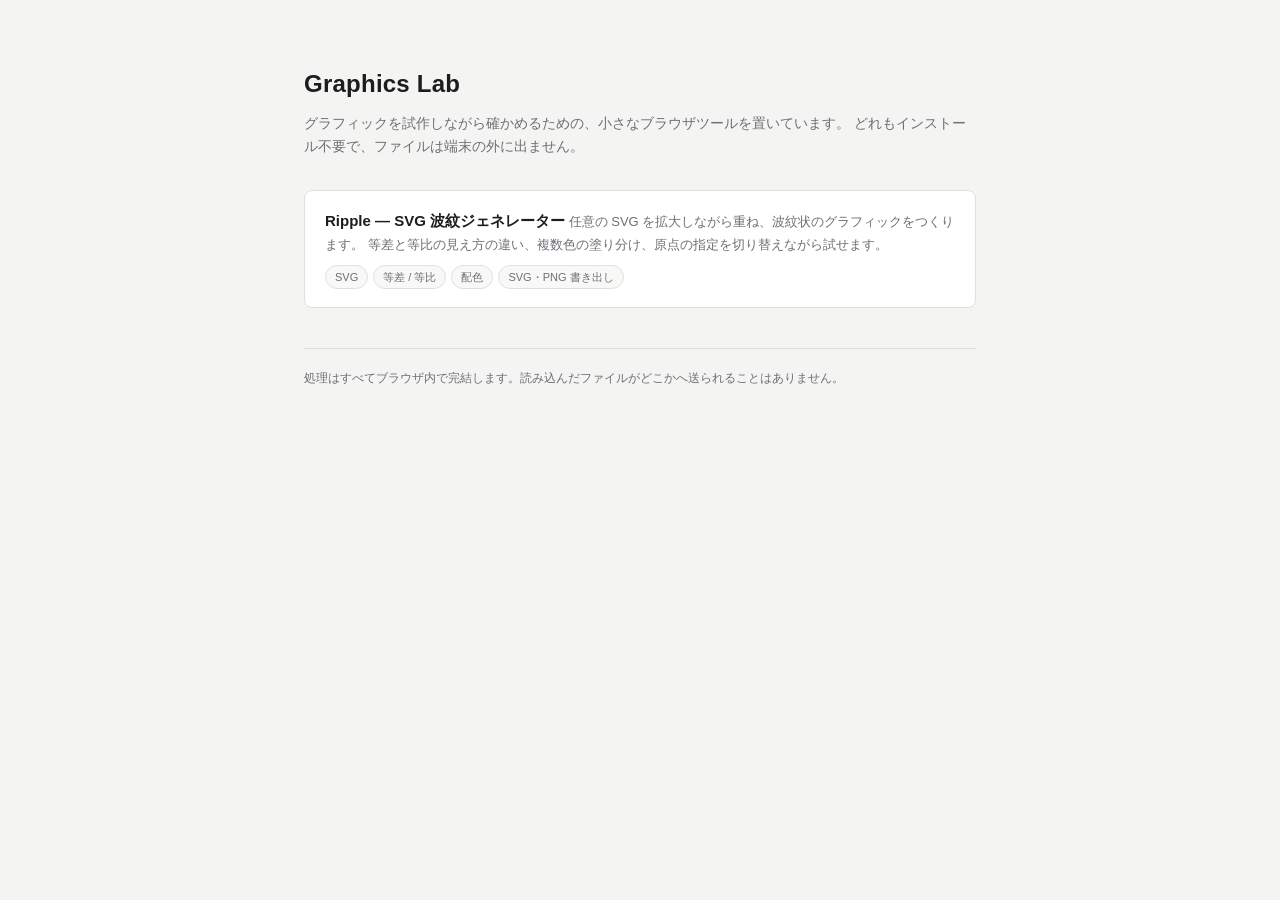
<file: index.html>
<!DOCTYPE html>
<html lang="ja">
<head>
<meta charset="utf-8">
<meta name="viewport" content="width=device-width, initial-scale=1">
<title>Graphics Lab</title>
<meta name="description" content="グラフィックを試作・検証するためのブラウザツール置き場。">
<link rel="icon" href="data:image/svg+xml,%3Csvg xmlns='http://www.w3.org/2000/svg' viewBox='0 0 32 32'%3E%3Ccircle cx='16' cy='16' r='14' fill='none' stroke='%232f6df0' stroke-width='2.5'/%3E%3Ccircle cx='16' cy='16' r='8.5' fill='none' stroke='%232f6df0' stroke-width='2.5'/%3E%3Ccircle cx='16' cy='16' r='3' fill='%232f6df0'/%3E%3C/svg%3E">
<link rel="stylesheet" href="assets/css/base.css">
<link rel="stylesheet" href="assets/css/site.css">
</head>
<body>
<main class="site">

  <h1 class="site__title">Graphics Lab</h1>
  <p class="site__lead">
    グラフィックを試作しながら確かめるための、小さなブラウザツールを置いています。
    どれもインストール不要で、ファイルは端末の外に出ません。
  </p>

  <ul class="tools">
    <li>
      <a class="tool" href="ripple/">
        <span class="tool__name">Ripple — SVG 波紋ジェネレーター</span>
        <span class="tool__desc">
          任意の SVG を拡大しながら重ね、波紋状のグラフィックをつくります。
          等差と等比の見え方の違い、複数色の塗り分け、原点の指定を切り替えながら試せます。
        </span>
        <span class="tool__tags">
          <span class="tool__tag">SVG</span>
          <span class="tool__tag">等差 / 等比</span>
          <span class="tool__tag">配色</span>
          <span class="tool__tag">SVG・PNG 書き出し</span>
        </span>
      </a>
    </li>
  </ul>

  <p class="site__foot">
    処理はすべてブラウザ内で完結します。読み込んだファイルがどこかへ送られることはありません。
  </p>

</main>
</body>
</html>
</file>
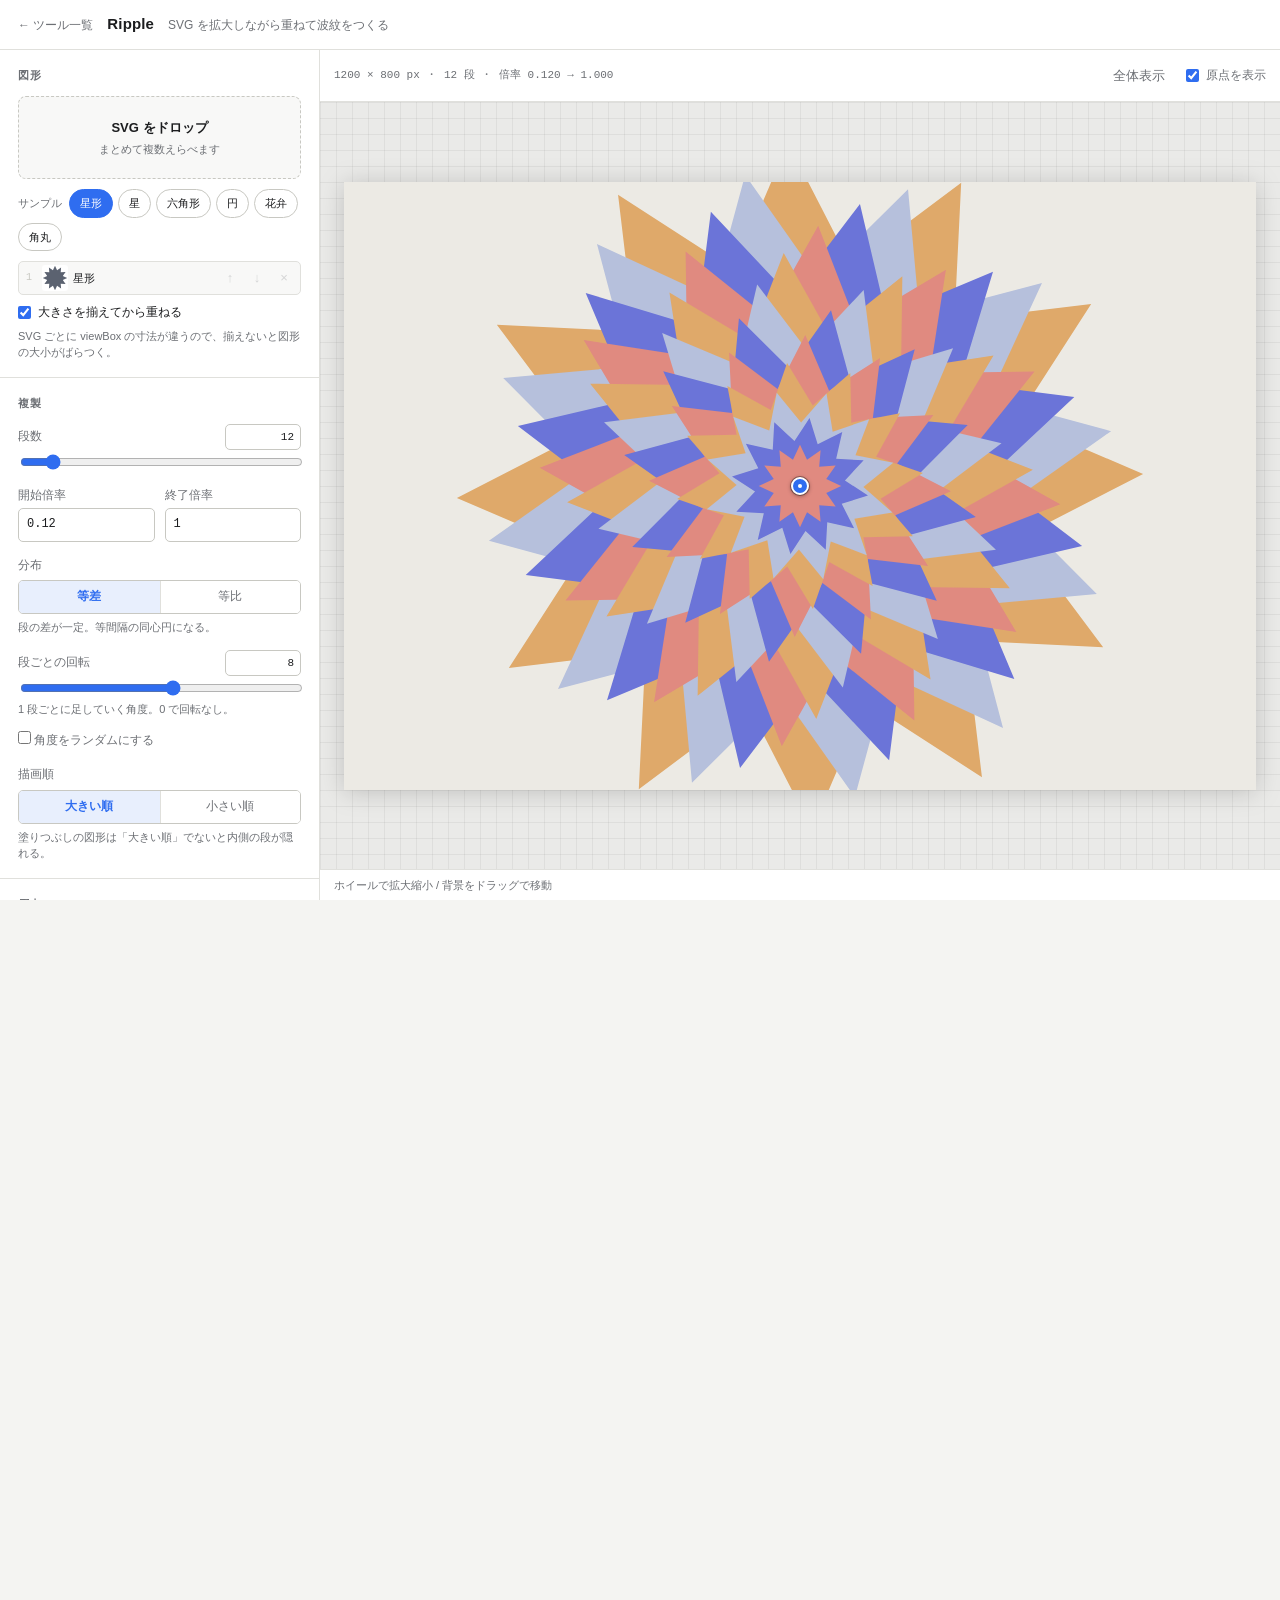
<file: ripple/index.html>
<!DOCTYPE html>
<html lang="ja">
<head>
<meta charset="utf-8">
<meta name="viewport" content="width=device-width, initial-scale=1">
<title>Ripple — SVG 波紋ジェネレーター</title>
<meta name="description" content="任意の SVG を等差・等比で拡大複製し、複数色で塗り分けた波紋状のグラフィックを作るブラウザツール。">
<link rel="icon" href="data:image/svg+xml,%3Csvg xmlns='http://www.w3.org/2000/svg' viewBox='0 0 32 32'%3E%3Ccircle cx='16' cy='16' r='14' fill='none' stroke='%232f6df0' stroke-width='2.5'/%3E%3Ccircle cx='16' cy='16' r='8.5' fill='none' stroke='%232f6df0' stroke-width='2.5'/%3E%3Ccircle cx='16' cy='16' r='3' fill='%232f6df0'/%3E%3C/svg%3E">
<link rel="stylesheet" href="../assets/css/base.css">
<link rel="stylesheet" href="css/app.css">
</head>
<body>
<div class="app">

<header class="app__bar">
  <a class="app__home" href="../">&larr; ツール一覧</a>
  <h1 class="app__title">Ripple</h1>
  <p class="app__lead">SVG を拡大しながら重ねて波紋をつくる</p>
</header>

<main class="app__body">

  <!-- ============ 操作パネル ============ -->
  <aside class="panel" id="panel">

    <section class="group">
      <h2 class="group__title">図形</h2>

      <div class="drop" id="drop" tabindex="0" role="button"
           aria-label="SVG ファイルを選択、またはドラッグ＆ドロップ">
        <strong>SVG をドロップ</strong>
        <span>まとめて複数えらべます</span>
      </div>
      <input type="file" id="file" accept=".svg,image/svg+xml" multiple hidden>

      <div class="samples">
        <span class="samples__label">サンプル</span>
        <button type="button" class="chip" data-sample="burst">星形</button>
        <button type="button" class="chip" data-sample="star">星</button>
        <button type="button" class="chip" data-sample="hexagon">六角形</button>
        <button type="button" class="chip" data-sample="circle">円</button>
        <button type="button" class="chip" data-sample="petal">花弁</button>
        <button type="button" class="chip" data-sample="rounded">角丸</button>
      </div>

      <ul class="sources" id="sources"></ul>
      <p class="hint" id="cycleHint"></p>

      <label class="check">
        <input type="checkbox" id="normalizeSizes" checked>
        <span>大きさを揃えてから重ねる</span>
      </label>
      <p class="hint">SVG ごとに viewBox の寸法が違うので、揃えないと図形の大小がばらつく。</p>

      <p class="notice" id="notice" hidden></p>
    </section>

    <section class="group">
      <h2 class="group__title">複製</h2>

      <div class="field">
        <div class="field__head">
          <label for="count">段数</label>
          <input type="number" class="num" id="count" min="1" max="500" step="1" value="12">
        </div>
        <input type="range" id="countRange" min="1" max="120" step="1" value="12"
               aria-label="段数（スライダー）">
      </div>

      <div class="field field--pair">
        <div>
          <div class="field__head">
            <label for="scaleStart">開始倍率</label>
          </div>
          <input type="number" class="num num--wide" id="scaleStart"
                 min="0.001" max="200" step="0.01" value="0.12">
        </div>
        <div>
          <div class="field__head">
            <label for="scaleEnd">終了倍率</label>
          </div>
          <input type="number" class="num num--wide" id="scaleEnd"
                 min="0.001" max="200" step="0.01" value="1">
        </div>
      </div>

      <div class="field">
        <span class="field__label">分布</span>
        <div class="seg" role="radiogroup" aria-label="分布">
          <label><input type="radio" name="distribution" value="arithmetic" checked><span>等差</span></label>
          <label><input type="radio" name="distribution" value="geometric"><span>等比</span></label>
        </div>
        <p class="hint" id="distHint">段の差が一定。等間隔の同心円になる。</p>
      </div>

      <div class="field">
        <div class="field__head">
          <label for="rotationStep">段ごとの回転</label>
          <input type="number" class="num" id="rotationStep" min="-360" max="360" step="0.1" value="8">
        </div>
        <input type="range" id="rotationStepRange" min="-90" max="90" step="0.5" value="8"
               aria-label="段ごとの回転（スライダー）">
        <p class="hint">1 段ごとに足していく角度。0 で回転なし。</p>
      </div>

      <div class="field">
        <label class="check">
          <input type="checkbox" id="randomizeAngle">
          <span>角度をランダムにする</span>
        </label>

        <div class="subfield" id="angleRandomField" hidden>
          <div class="field--pair">
            <div>
              <div class="field__head"><label for="angleMin">最小 °</label></div>
              <input type="number" class="num num--wide" id="angleMin"
                     min="-360" max="360" step="0.1" value="-15">
            </div>
            <div>
              <div class="field__head"><label for="angleMax">最大 °</label></div>
              <input type="number" class="num num--wide" id="angleMax"
                     min="-360" max="360" step="0.1" value="15">
            </div>
          </div>

          <div class="field__head">
            <label for="angleSeed">乱数の種</label>
            <input type="number" class="num" id="angleSeed" min="0" max="999999" step="1" value="1">
          </div>
          <button type="button" class="chip chip--add" id="reroll">振り直す</button>

          <p class="hint">
            段ごとの回転に、この範囲の角度を足す。種が同じなら結果も同じなので、
            気に入った崩れ方を保ったまま他の項目を詰められる。
          </p>
        </div>
      </div>

      <div class="field">
        <span class="field__label">描画順</span>
        <div class="seg" role="radiogroup" aria-label="描画順">
          <label><input type="radio" name="order" value="outer-first" checked><span>大きい順</span></label>
          <label><input type="radio" name="order" value="inner-first"><span>小さい順</span></label>
        </div>
        <p class="hint">塗りつぶしの図形は「大きい順」でないと内側の段が隠れる。</p>
      </div>
    </section>

    <section class="group">
      <h2 class="group__title">原点</h2>
      <p class="hint">拡大の中心。プレビュー上の &#9678; を直接ドラッグしても動かせる。</p>

      <div class="anchors" role="group" aria-label="原点プリセット">
        <button type="button" data-anchor="0,0" aria-label="左上"></button>
        <button type="button" data-anchor="0.5,0" aria-label="上"></button>
        <button type="button" data-anchor="1,0" aria-label="右上"></button>
        <button type="button" data-anchor="0,0.5" aria-label="左"></button>
        <button type="button" data-anchor="0.5,0.5" aria-label="中央" class="is-active"></button>
        <button type="button" data-anchor="1,0.5" aria-label="右"></button>
        <button type="button" data-anchor="0,1" aria-label="左下"></button>
        <button type="button" data-anchor="0.5,1" aria-label="下"></button>
        <button type="button" data-anchor="1,1" aria-label="右下"></button>
      </div>

      <div class="field">
        <div class="field__head">
          <label for="originX">X（0 = 左端、1 = 右端）</label>
          <input type="number" class="num" id="originX" min="-10" max="10" step="0.01" value="0.5">
        </div>
        <input type="range" id="originXRange" min="-1" max="2" step="0.005" value="0.5"
               aria-label="原点 X（スライダー）">
      </div>

      <div class="field">
        <div class="field__head">
          <label for="originY">Y（0 = 上端、1 = 下端）</label>
          <input type="number" class="num" id="originY" min="-10" max="10" step="0.01" value="0.5">
        </div>
        <input type="range" id="originYRange" min="-1" max="2" step="0.005" value="0.5"
               aria-label="原点 Y（スライダー）">
      </div>
    </section>

    <section class="group">
      <h2 class="group__title">塗り</h2>

      <div class="field">
        <span class="field__label">塗り対象</span>
        <div class="seg seg--4" role="radiogroup" aria-label="塗り対象">
          <label><input type="radio" name="paintMode" value="fill" checked><span>塗り</span></label>
          <label><input type="radio" name="paintMode" value="stroke"><span>線</span></label>
          <label><input type="radio" name="paintMode" value="both"><span>両方</span></label>
          <label><input type="radio" name="paintMode" value="original"><span>元の色</span></label>
        </div>
      </div>

      <div class="field" id="strokeField">
        <div class="field__head">
          <label for="strokeWidth">線幅</label>
          <input type="number" class="num" id="strokeWidth" min="0.01" max="500" step="0.1" value="2">
        </div>
        <input type="range" id="strokeWidthRange" min="0.1" max="40" step="0.1" value="2"
               aria-label="線幅（スライダー）">
        <label class="check">
          <input type="checkbox" id="constantStroke" checked>
          <span>拡大しても線幅を一定に保つ</span>
        </label>
      </div>

      <div class="field" id="colorField">
        <span class="field__label">色</span>
        <div class="stops" id="stops"></div>
        <button type="button" class="chip chip--add" id="addStop">＋ 色を追加</button>
      </div>

      <div class="field field--pair" id="colorModeField">
        <div>
          <span class="field__label">割り当て</span>
          <select id="colorMode">
            <option value="ramp">補間（端から端へ）</option>
            <option value="cycle" selected>循環（順に繰り返す）</option>
          </select>
        </div>
        <div>
          <span class="field__label">補間方式</span>
          <select id="colorSpace">
            <option value="oklab">OKLab</option>
            <option value="srgb">sRGB</option>
          </select>
        </div>
      </div>

      <div class="field">
        <div class="field__head">
          <label for="opacityStart">不透明度・内側</label>
          <input type="number" class="num" id="opacityStart" min="0" max="1" step="0.01" value="1">
        </div>
        <input type="range" id="opacityStartRange" min="0" max="1" step="0.01" value="1"
               aria-label="内側の不透明度（スライダー）">
      </div>

      <div class="field">
        <div class="field__head">
          <label for="opacityEnd">不透明度・外側</label>
          <input type="number" class="num" id="opacityEnd" min="0" max="1" step="0.01" value="1">
        </div>
        <input type="range" id="opacityEndRange" min="0" max="1" step="0.01" value="1"
               aria-label="外側の不透明度（スライダー）">
      </div>
    </section>

    <section class="group">
      <h2 class="group__title">フレーム</h2>

      <div class="field">
        <span class="field__label">縦横比</span>
        <select id="aspectPreset">
          <option value="auto">自動（全体が収まる）</option>
          <option value="1">1 : 1</option>
          <option value="1.5" selected>3 : 2</option>
          <option value="1.3333">4 : 3</option>
          <option value="1.7778">16 : 9</option>
          <option value="0.75">3 : 4</option>
          <option value="custom">自由入力</option>
        </select>
      </div>

      <div class="field field--pair" id="customAspectField" hidden>
        <div>
          <div class="field__head"><label for="aspectW">幅の比</label></div>
          <input type="number" class="num num--wide" id="aspectW" min="1" max="1000" step="1" value="3">
        </div>
        <div>
          <div class="field__head"><label for="aspectH">高さの比</label></div>
          <input type="number" class="num num--wide" id="aspectH" min="1" max="1000" step="1" value="2">
        </div>
      </div>

      <div class="field" id="zoomField">
        <div class="field__head">
          <label for="zoom">ズーム %</label>
          <input type="number" class="num" id="zoom" min="100" max="2000" step="1" value="130">
        </div>
        <input type="range" id="zoomRange" min="100" max="400" step="1" value="130"
               aria-label="ズーム（スライダー）">
        <p class="hint">100% で全段が収まる。上げるほど外側の段がフレームからはみ出し、切り落とされて背景のように働く。</p>
      </div>

      <div class="field" id="frameCenterField">
        <span class="field__label">フレームの中心</span>
        <div class="seg" role="radiogroup" aria-label="フレームの中心">
          <label><input type="radio" name="frameCenter" value="origin" checked><span>原点</span></label>
          <label><input type="radio" name="frameCenter" value="bounds"><span>図形全体</span></label>
        </div>
      </div>

      <div class="field">
        <div class="field__head">
          <label for="padding">余白 %</label>
          <input type="number" class="num" id="padding" min="0" max="400" step="1" value="4">
        </div>
        <input type="range" id="paddingRange" min="0" max="50" step="1" value="4"
               aria-label="余白（スライダー）">
      </div>

      <div class="field">
        <div class="field__head">
          <label for="outputWidth">出力幅 px</label>
          <input type="number" class="num" id="outputWidth" min="16" max="16000" step="10" value="1200">
        </div>
        <input type="range" id="outputWidthRange" min="200" max="4000" step="10" value="1200"
               aria-label="出力幅（スライダー）">
      </div>

      <div class="field">
        <label class="check">
          <input type="checkbox" id="clipToFrame" checked>
          <span>はみ出しをクリッピングマスクで切り取る</span>
        </label>
        <p class="hint">
          画面上は枠の外が見えないだけで、図形自体は外へ伸びたまま。
          入れておくと切り取った状態で書き出され、Illustrator などでも
          アートボードからはみ出さない。
        </p>
      </div>

      <div class="field field--pair">
        <div>
          <div class="field__head"><label for="background">背景色</label></div>
          <input type="color" id="background" value="#eceae4">
        </div>
        <div>
          <span class="field__label">背景</span>
          <label class="check">
            <input type="checkbox" id="transparentBackground">
            <span>透明にする</span>
          </label>
        </div>
      </div>
    </section>

    <section class="group">
      <h2 class="group__title">書き出し</h2>

      <div class="field field--pair">
        <button type="button" class="btn btn--primary" id="exportSvg">SVG を保存</button>
        <button type="button" class="btn" id="exportPng">PNG を保存</button>
      </div>

      <div class="field">
        <div class="field__head">
          <label for="pngScale">PNG 倍率</label>
          <input type="number" class="num" id="pngScale" min="1" max="20" step="1" value="2">
        </div>
        <input type="range" id="pngScaleRange" min="1" max="8" step="1" value="2"
               aria-label="PNG 倍率（スライダー）">
        <p class="hint" id="pngSize"></p>
      </div>

      <button type="button" class="btn btn--quiet" id="reset">設定を初期値に戻す</button>
    </section>

  </aside>

  <!-- ============ プレビュー ============ -->
  <section class="stage">
    <div class="stage__bar">
      <span class="stage__info" id="stageInfo"></span>
      <span class="stage__spacer"></span>
      <button type="button" class="btn btn--quiet" id="fit">全体表示</button>
      <label class="check check--inline">
        <input type="checkbox" id="showOrigin" checked>
        <span>原点を表示</span>
      </label>
    </div>
    <div class="stage__view" id="view">
      <div class="stage__canvas" id="canvas"></div>
      <button type="button" class="origin-handle" id="originHandle" hidden
              aria-label="原点をドラッグして移動"></button>
    </div>
    <p class="stage__hint">ホイールで拡大縮小 / 背景をドラッグで移動</p>
  </section>

</main>

</div>

<script type="module" src="js/main.js"></script>
</body>
</html>
</file>
<file: assets/css/base.css>
/* 共通のトークンと最小限のリセット。ツール間で見た目を揃えるための土台。 */

:root {
  --bg:          #f4f4f2;
  --surface:     #ffffff;
  --surface-2:   #f8f8f7;
  --line:        #e0e0dc;
  --line-strong: #c8c8c2;
  --text:        #1c1d1f;
  --text-muted:  #6c6f74;
  --accent:      #2f6df0;
  --accent-weak: #e8effd;
  --danger:      #c0392b;

  --radius:   8px;
  --radius-s: 5px;
  --shadow:   0 1px 2px rgba(0, 0, 0, .06), 0 8px 24px rgba(0, 0, 0, .06);

  --font: -apple-system, BlinkMacSystemFont, "Hiragino Sans", "Noto Sans JP",
          "Yu Gothic UI", Meiryo, sans-serif;
  --mono: ui-monospace, SFMono-Regular, Menlo, Consolas, monospace;
}

*, *::before, *::after { box-sizing: border-box; }

html, body {
  margin: 0;
  height: 100%;
}

body {
  font-family: var(--font);
  font-size: 13px;
  line-height: 1.65;
  color: var(--text);
  background: var(--bg);
  -webkit-font-smoothing: antialiased;
}

h1, h2, h3, p { margin: 0; }

a {
  color: var(--accent);
  text-decoration: none;
}
a:hover { text-decoration: underline; }

button, input, select {
  font: inherit;
  color: inherit;
}

:focus-visible {
  outline: 2px solid var(--accent);
  outline-offset: 2px;
}

.btn {
  display: inline-flex;
  align-items: center;
  justify-content: center;
  gap: 6px;
  padding: 8px 14px;
  border: 1px solid var(--line-strong);
  border-radius: var(--radius-s);
  background: var(--surface);
  cursor: pointer;
  white-space: nowrap;
  transition: background .12s, border-color .12s;
}
.btn:hover { background: var(--surface-2); }
.btn:disabled { opacity: .5; cursor: default; }

.btn--primary {
  background: var(--accent);
  border-color: var(--accent);
  color: #fff;
}
.btn--primary:hover { background: #2159cf; }

.btn--quiet {
  background: transparent;
  border-color: transparent;
  color: var(--text-muted);
  padding: 6px 10px;
}
.btn--quiet:hover {
  background: var(--surface-2);
  color: var(--text);
}
</file>
<file: assets/css/site.css>
/* ツール一覧ページ。 */

.site {
  max-width: 720px;
  margin: 0 auto;
  padding: 64px 24px 80px;
}

.site__title {
  font-size: 24px;
  font-weight: 650;
  letter-spacing: .01em;
}
.site__lead {
  margin-top: 8px;
  color: var(--text-muted);
  font-size: 14px;
}

.tools {
  display: grid;
  gap: 12px;
  margin-top: 32px;
  padding: 0;
  list-style: none;
}

.tool {
  display: block;
  padding: 18px 20px;
  border: 1px solid var(--line);
  border-radius: var(--radius);
  background: var(--surface);
  color: inherit;
  transition: border-color .12s, box-shadow .12s, transform .12s;
}
.tool:hover {
  border-color: var(--line-strong);
  box-shadow: var(--shadow);
  text-decoration: none;
  transform: translateY(-1px);
}

.tool__name {
  font-size: 15px;
  font-weight: 650;
}
.tool__desc {
  margin-top: 4px;
  color: var(--text-muted);
  font-size: 13px;
}
.tool__tags {
  margin-top: 10px;
  display: flex;
  flex-wrap: wrap;
  gap: 5px;
}
.tool__tag {
  padding: 2px 9px;
  border-radius: 999px;
  background: var(--surface-2);
  border: 1px solid var(--line);
  font-size: 11px;
  color: var(--text-muted);
}

.site__foot {
  margin-top: 40px;
  padding-top: 20px;
  border-top: 1px solid var(--line);
  font-size: 12px;
  color: var(--text-muted);
}
</file>
<file: ripple/css/app.css>
/* Ripple の画面。左に操作パネル、右にプレビュー。 */

.app {
  display: grid;
  grid-template-rows: auto minmax(0, 1fr);
  height: 100vh;
  height: 100dvh;
  overflow: hidden;
}

/* ---------------------------------------------------------- ヘッダー */

.app__bar {
  display: flex;
  align-items: baseline;
  gap: 14px;
  padding: 12px 18px;
  border-bottom: 1px solid var(--line);
  background: var(--surface);
}
.app__home {
  color: var(--text-muted);
  font-size: 12px;
}
.app__title {
  font-size: 15px;
  font-weight: 650;
  letter-spacing: .01em;
}
.app__lead {
  color: var(--text-muted);
  font-size: 12px;
}

.app__body {
  display: grid;
  grid-template-columns: 320px minmax(0, 1fr);
  min-height: 0;
}

/* ---------------------------------------------------------- パネル */

.panel {
  overflow-y: auto;
  border-right: 1px solid var(--line);
  background: var(--surface);
  padding-bottom: 40px;
}

.group {
  padding: 16px 18px;
  border-bottom: 1px solid var(--line);
}
.group__title {
  font-size: 11px;
  font-weight: 700;
  letter-spacing: .12em;
  text-transform: uppercase;
  color: var(--text-muted);
  margin-bottom: 12px;
}

.field { margin-bottom: 14px; }
.field:last-child { margin-bottom: 0; }
.field[hidden] { display: none; }

.field--pair {
  display: grid;
  grid-template-columns: 1fr 1fr;
  gap: 10px;
  align-items: end;
}

.field label,
.field__label {
  display: block;
  font-size: 12px;
  color: var(--text-muted);
  margin-bottom: 5px;
}

/* ラベルと数値入力を同じ行に。数値が常に見えていて、そのまま打ち替えられる。 */
.field__head {
  display: flex;
  align-items: center;
  justify-content: space-between;
  gap: 8px;
  min-height: 24px;
}
.field__head label {
  margin-bottom: 0;
  min-width: 0;      /* ラベルが縮めるようにしておく */
}

input[type="number"].num {
  width: 76px;
  flex: none;
  padding: 3px 6px;
  font-family: var(--mono);
  font-size: 11px;
  text-align: right;
  font-variant-numeric: tabular-nums;
}
/* 単独で置く数値入力は行いっぱいに広げる */
input[type="number"].num--wide {
  width: 100%;
  text-align: left;
  padding: 6px 8px;
  font-size: 12px;
}

/* 数値を打ち替えるほうが速い場面が多いので、増減ボタンは出さない */
.num::-webkit-outer-spin-button,
.num::-webkit-inner-spin-button {
  -webkit-appearance: none;
  margin: 0;
}
input[type="number"].num { -moz-appearance: textfield; }

.hint {
  margin-top: 5px;
  font-size: 11px;
  line-height: 1.5;
  color: var(--text-muted);
}

input[type="number"],
input[type="text"],
select {
  width: 100%;
  padding: 6px 8px;
  border: 1px solid var(--line-strong);
  border-radius: var(--radius-s);
  background: var(--surface);
}
input[type="number"]:disabled { background: var(--surface-2); color: var(--text-muted); }

input[type="range"] {
  display: block;
  width: 100%;
  margin-top: 4px;
  accent-color: var(--accent);
}

input[type="color"] {
  width: 100%;
  height: 32px;
  padding: 2px;
  border: 1px solid var(--line-strong);
  border-radius: var(--radius-s);
  background: var(--surface);
  cursor: pointer;
}

.check {
  display: flex;
  align-items: center;
  gap: 7px;
  margin-top: 8px;
  font-size: 12px;
  color: var(--text);
  cursor: pointer;
}
.check input { accent-color: var(--accent); margin: 0; }
.check span { margin: 0; }
.check--inline { margin-top: 0; color: var(--text-muted); }

/* 2 択・4 択のセグメント */

.seg {
  display: grid;
  grid-template-columns: 1fr 1fr;
  border: 1px solid var(--line-strong);
  border-radius: var(--radius-s);
  overflow: hidden;
}
.seg--4 { grid-template-columns: repeat(4, 1fr); }
.seg label { margin: 0; }
.seg input { position: absolute; opacity: 0; pointer-events: none; }
.seg span {
  display: block;
  padding: 6px 4px;
  text-align: center;
  font-size: 12px;
  color: var(--text-muted);
  background: var(--surface);
  border-left: 1px solid var(--line);
  cursor: pointer;
  transition: background .12s, color .12s;
}
.seg label:first-child span { border-left: 0; }
.seg span:hover { background: var(--surface-2); }
.seg input:checked + span {
  background: var(--accent-weak);
  color: var(--accent);
  font-weight: 600;
}
.seg input:focus-visible + span { outline: 2px solid var(--accent); outline-offset: -2px; }

/* 見出しのチェックにぶら下がる設定のまとまり */
.subfield {
  margin: 8px 0 0 20px;
  padding-left: 10px;
  border-left: 2px solid var(--line);
}
.subfield[hidden] { display: none; }
.subfield .field--pair { margin-bottom: 8px; }

/* ---------------------------------------------------------- ソース */

.drop {
  display: flex;
  flex-direction: column;
  align-items: center;
  gap: 2px;
  padding: 20px 12px;
  border: 1.5px dashed var(--line-strong);
  border-radius: var(--radius);
  background: var(--surface-2);
  text-align: center;
  cursor: pointer;
  transition: border-color .12s, background .12s;
}
.drop:hover { border-color: var(--accent); }
.drop.is-over {
  border-color: var(--accent);
  background: var(--accent-weak);
}
.drop strong { font-size: 13px; font-weight: 600; }
.drop span { font-size: 11px; color: var(--text-muted); }

.source-name {
  margin-top: 8px;
  font-family: var(--mono);
  font-size: 11px;
  color: var(--text-muted);
  overflow: hidden;
  text-overflow: ellipsis;
  white-space: nowrap;
}

.samples {
  display: flex;
  flex-wrap: wrap;
  align-items: center;
  gap: 5px;
  margin-top: 10px;
}
.samples__label {
  font-size: 11px;
  color: var(--text-muted);
  margin-right: 2px;
}

.chip {
  padding: 4px 10px;
  border: 1px solid var(--line-strong);
  border-radius: 999px;
  background: var(--surface);
  font-size: 11px;
  cursor: pointer;
  transition: background .12s, border-color .12s;
}
.chip:hover { background: var(--accent-weak); border-color: var(--accent); }
.chip--add { margin-top: 8px; }
/* サンプルの札は入り切りの切り替えなので、入っているものは見て分かるようにする */
.chip.is-active {
  background: var(--accent);
  border-color: var(--accent);
  color: #fff;
}

/* ---------------------------------------------------------- 図形の一覧 */

.sources {
  display: flex;
  flex-direction: column;
  gap: 4px;
  margin: 10px 0 0;
  padding: 0;
  list-style: none;
}

.source {
  display: grid;
  grid-template-columns: 16px 26px minmax(0, 1fr) repeat(3, 22px);
  gap: 5px;
  align-items: center;
  padding: 3px 5px 3px 2px;
  border: 1px solid var(--line);
  border-radius: var(--radius-s);
  background: var(--surface-2);
}

/* 何番目に重なるかは色の割り当てとずれるので、番号を出しておく */
.source__order {
  font-family: var(--mono);
  font-size: 10px;
  color: var(--text-muted);
  text-align: center;
  width: 100%;
  height: 100%;
}
.source__order:hover { color: var(--text); }

.source__thumb {
  width: 26px;
  height: 26px;
  object-fit: contain;
  background: var(--surface);
  border-radius: 3px;
}

.source__name {
  font-size: 11px;
  overflow: hidden;
  text-overflow: ellipsis;
  white-space: nowrap;
}

.source__btn {
  width: 22px;
  height: 22px;
  padding: 0;
  border: 1px solid transparent;
  border-radius: 3px;
  background: transparent;
  color: var(--text-muted);
  line-height: 1;
  cursor: pointer;
}
.source__btn:hover:not(:disabled) {
  background: var(--surface);
  border-color: var(--line-strong);
  color: var(--text);
}
.source__btn:disabled { opacity: .25; cursor: default; }

.notice {
  margin-top: 10px;
  padding: 8px 10px;
  border-radius: var(--radius-s);
  background: var(--accent-weak);
  color: #1c3a7a;
  font-size: 11px;
  line-height: 1.55;
}
.notice--error {
  background: #fdecea;
  color: var(--danger);
}

/* ---------------------------------------------------------- 色の停止 */

.stops {
  display: flex;
  flex-direction: column;
  gap: 6px;
}
.stop {
  display: grid;
  grid-template-columns: 20px 40px 1fr 26px;
  gap: 6px;
  align-items: center;
  border-radius: var(--radius-s);
}
.stop input[type="color"] { height: 28px; }
.stop__hex {
  font-family: var(--mono);
  font-size: 11px;
  text-transform: lowercase;
}
.stop__remove {
  height: 28px;
  border: 1px solid var(--line-strong);
  border-radius: var(--radius-s);
  background: var(--surface);
  color: var(--text-muted);
  cursor: pointer;
  line-height: 1;
}
.stop__remove:hover:not(:disabled) { color: var(--danger); border-color: var(--danger); }
.stop__remove:disabled { opacity: .35; cursor: default; }

/* ---------------------------------------------------------- 並べ替えの取っ手 */

.handle {
  padding: 0;
  border: 0;
  background: transparent;
  color: var(--line-strong);
  cursor: grab;
  line-height: 1;
  touch-action: none;
}
.handle:hover { color: var(--text-muted); }
.handle:active { cursor: grabbing; }

/* 取っ手そのものの模様。中身の文字を持たない色の行だけに出す。
   点を描くのは padding の内側だけなので、掴める面は広いまま模様は 2 列に収まる。 */
.stop .handle {
  width: 100%;
  height: 26px;
  padding: 4px 6px;
  background-image: radial-gradient(currentColor 1px, transparent 1px);
  background-size: 4px 4px;
  background-position: center;
  background-origin: content-box;
  background-clip: content-box;
}

.is-dragging { opacity: .4; }

/* 落とす先の目印。行の上辺か下辺に線を引く。 */
.is-drop-before { box-shadow: inset 0 2px 0 var(--accent); }
.is-drop-after  { box-shadow: inset 0 -2px 0 var(--accent); }

/* ---------------------------------------------------------- 原点プリセット */

.anchors {
  display: grid;
  grid-template-columns: repeat(3, 1fr);
  gap: 4px;
  width: 96px;
  margin: 10px 0 12px;
}
.anchors button {
  aspect-ratio: 1;
  border: 1px solid var(--line-strong);
  border-radius: 3px;
  background: var(--surface);
  cursor: pointer;
  position: relative;
}
.anchors button::after {
  content: "";
  position: absolute;
  inset: 50% auto auto 50%;
  width: 5px;
  height: 5px;
  border-radius: 50%;
  background: var(--line-strong);
  transform: translate(-50%, -50%);
}
.anchors button:hover { border-color: var(--accent); }
.anchors button.is-active {
  border-color: var(--accent);
  background: var(--accent-weak);
}
.anchors button.is-active::after { background: var(--accent); }

/* ---------------------------------------------------------- プレビュー */

.stage {
  display: grid;
  grid-template-rows: auto minmax(0, 1fr) auto;
  min-width: 0;
  background: var(--bg);
}

.stage__bar {
  display: flex;
  align-items: center;
  gap: 10px;
  padding: 8px 14px;
  border-bottom: 1px solid var(--line);
  background: var(--surface);
}
.stage__spacer { flex: 1; }
.stage__info {
  font-family: var(--mono);
  font-size: 11px;
  color: var(--text-muted);
}
.stage__info.is-warning {
  color: var(--danger);
  font-weight: 600;
}

.stage__view {
  position: relative;
  overflow: hidden;
  display: grid;
  place-items: center;
  cursor: grab;
  touch-action: none;
  /* 判断の邪魔をしない中立のグリッド */
  background-color: #eaeae8;
  background-image:
    linear-gradient(to right, rgba(0, 0, 0, .05) 1px, transparent 1px),
    linear-gradient(to bottom, rgba(0, 0, 0, .05) 1px, transparent 1px);
  background-size: 16px 16px;
}
.stage__view.is-panning { cursor: grabbing; }

.stage__canvas {
  transform-origin: center center;
  will-change: transform;
  line-height: 0;
  filter: drop-shadow(0 2px 12px rgba(0, 0, 0, .18));
}
.stage__canvas svg { display: block; }

.stage__hint {
  padding: 6px 14px;
  border-top: 1px solid var(--line);
  background: var(--surface);
  font-size: 11px;
  color: var(--text-muted);
}

.origin-handle {
  position: absolute;
  width: 18px;
  height: 18px;
  margin: -9px 0 0 -9px;
  padding: 0;
  border: 2px solid #fff;
  border-radius: 50%;
  background: var(--accent);
  box-shadow: 0 0 0 1px rgba(0, 0, 0, .35), 0 1px 4px rgba(0, 0, 0, .4);
  cursor: move;
  touch-action: none;
}
.origin-handle::after {
  content: "";
  position: absolute;
  inset: 5px;
  border-radius: 50%;
  background: #fff;
}

/* ---------------------------------------------------------- 狭い画面 */

@media (max-width: 860px) {
  .app { height: auto; overflow: visible; }
  .app__body { grid-template-columns: 1fr; }
  .panel { border-right: 0; border-bottom: 1px solid var(--line); }
  .stage { min-height: 70vh; }
}
</file>
